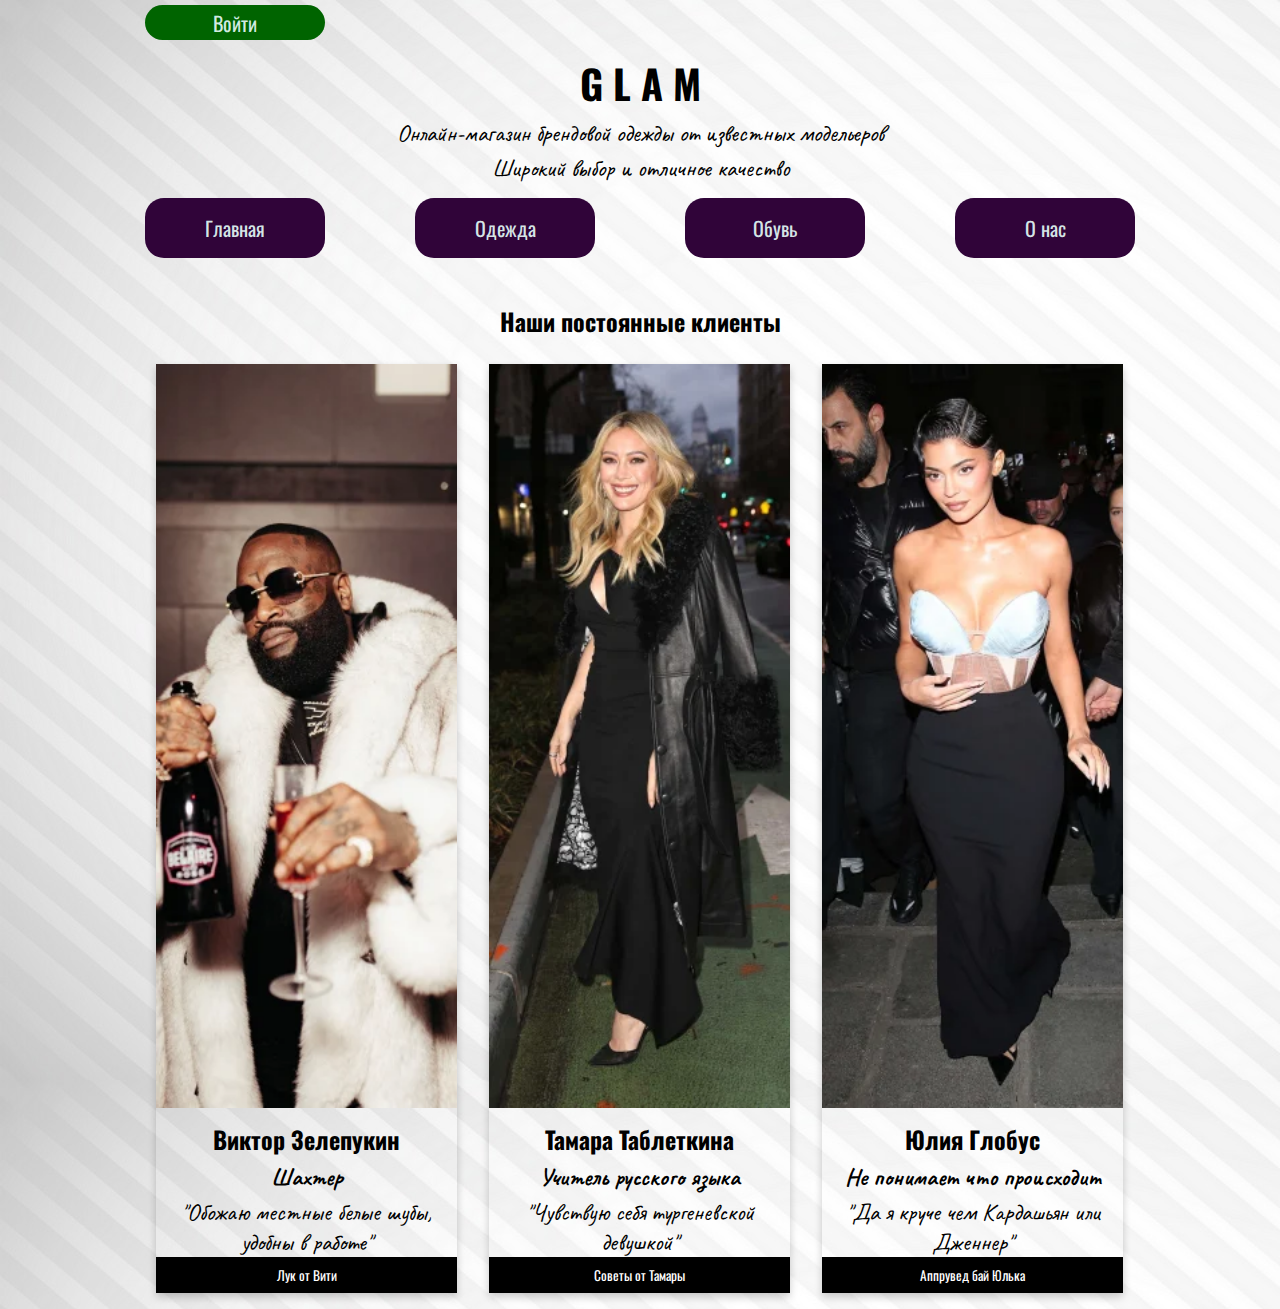
<file: hw1/index.html>
<!DOCTYPE html>
<html lang="en">

<head>
    <meta charset="UTF-8">
    <meta http-equiv="X-UA-Compatible" content="IE=edge">
    <meta name="viewport" content="width=device-width, initial-scale=1.0">
    <title>Document</title>
    <link rel="preconnect" href="https://fonts.googleapis.com">
    <link rel="preconnect" href="https://fonts.gstatic.com" crossorigin>
    <link href="https://fonts.googleapis.com/css2?family=Caveat&family=Oswald&family=Roboto+Condensed&display=swap"
        rel="stylesheet">
    <link rel="stylesheet" href="style.css">
</head>

<body>
    <div class="header">
        <div class="container">
            <button class="button" onclick="document.getElementById('id05').style.display='block'"
                style="background-color: darkgreen; height: 35px; padding: 0%;"><span>Войти</span></button>

            <div id="id05" class="modal">
                <span onclick="document.getElementById('id05').style.display='none'" class="close"
                    title="Закрыть окно">x</span>
                <form class="modal-content">
                    <div class="container">
                        <h1>Регистрация</h1>
                        <p>Заполните форму чтобы зарегистрировать аккаунт</p>
                        <hr>
                        <label for="email"><b>Email</b></label>
                        <input type="text" placeholder="Введите адрес электронной почты" name="email" required>

                        <label for="psw"><b>Пароль</b></label>
                        <input type="password" placeholder="Введите пароль" name="psw" required>

                        <label for="psw-repeat"><b>Повторите пароль</b></label>
                        <input type="password" placeholder="Повторите пароль" name="psw-repeat" required>

                        <label>
                            <input type="checkbox" checked="checked" name="remember"
                                style="margin-bottom:15px; cursor: pointer;"> Запомнить меня
                        </label>

                        <p>Создавая учетную запись Вы соглашаетесь с <a
                                href="http://memesmix.net/media/created/buvg6q.jpg" style="color:darkmagenta">Правилами
                                и Политикой безопасности</a>.</p>

                        <div class="clearfix">
                            <button type="but" onclick="document.getElementById('id05').style.display='none'"
                                class="cancelbtn">Отмена</button>
                            <button type="submit" class="signupbtn"
                                onclick="document.location='https://cs8.pikabu.ru/post_img/2017/09/25/6/og_og_1506326486285717798.jpg'">Зарегистрироваться</button>
                        </div>
                    </div>
                </form>
            </div>

            <script>
                var modal = document.getElementById('id05');

                window.onclick = function (event) {
                    if (event.target == modal) {
                        modal.style.display = "none";
                    }
                }
            </script>

            <h1 class="title-m">G L A M</h1>
            <p class="desc">Онлайн-магазин брендовой одежды от известных модельеров</p>
            <p class="desc">Широкий выбор и отличное качество</p>
            <div class="nav">
                <button class="button" onclick="document.location='index.html'"><span>Главная </span></button>
                <button class="button" onclick="document.location='cloth.html'"><span>Одежда </span></button>
                <button class="button" onclick="document.location='hw.html'"><span>Обувь </span></button>
                <button class="button" onclick="document.location='about.html'"><span>О нас </span></button>
            </div>
        </div>
    </div>
        <div class="content">
            <div class="container">
                <h2 class="title">Наши постоянные клиенты</h2>
                <div class="item-box">
                    <div class="row">
                        <div class="column">
                            <div class="card">
                                <img src="img/img1.jpg" alt="Витя" style="width:100%">
                                <h2 class="title">Виктор Зелепукин</h2>
                                <h3 class="subtitle">Шахтер</h3>
                                <p class="desc">"Обожаю местные белые шубы, удобны в работе"</p>
                                <p><button class="butt" onclick="document.location='https://youtu.be/p1Tb_8zEBZE'">Лук
                                        от Вити</button></p>
                            </div>
                        </div>
                        <div class="column">
                            <div class="card">
                                <img src="img/img2.jpg" alt="Тома" style="width:100%">
                                <h2 class="title">Тамара Таблеткина</h2>
                                <h3 class="subtitle">Учитель русского языка</h3>
                                <p class="desc">"Чувствую себя тургеневской девушкой"</p>
                                <p><button class="butt"
                                        onclick="document.location='https://youtu.be/mSnWaYV6gd0'">Советы от
                                        Тамары</button></p>
                            </div>
                        </div>
                        <div class="column">
                            <div class="card">
                                <img src="img/img3.jpg" alt="Юлька Шарик" style="width:100%">
                                <h2 class="title">Юлия Глобус</h2>
                                <h3 class="subtitle">Не понимает что происходит</h3>
                                <p class="desc">"Да я круче чем Кардашьян или Дженнер"</p>
                                <p><button class="butt"
                                        onclick="document.location='https://youtu.be/banNYKCn-88'">Аппрувед бай
                                        Юлька</button></p>
                            </div>
                        </div>
                    </div>
                </div>
            </div>
        </div>
        <div class="footer">
            <div class="container">

            </div>
        </div>
</body>

</html>
</file>
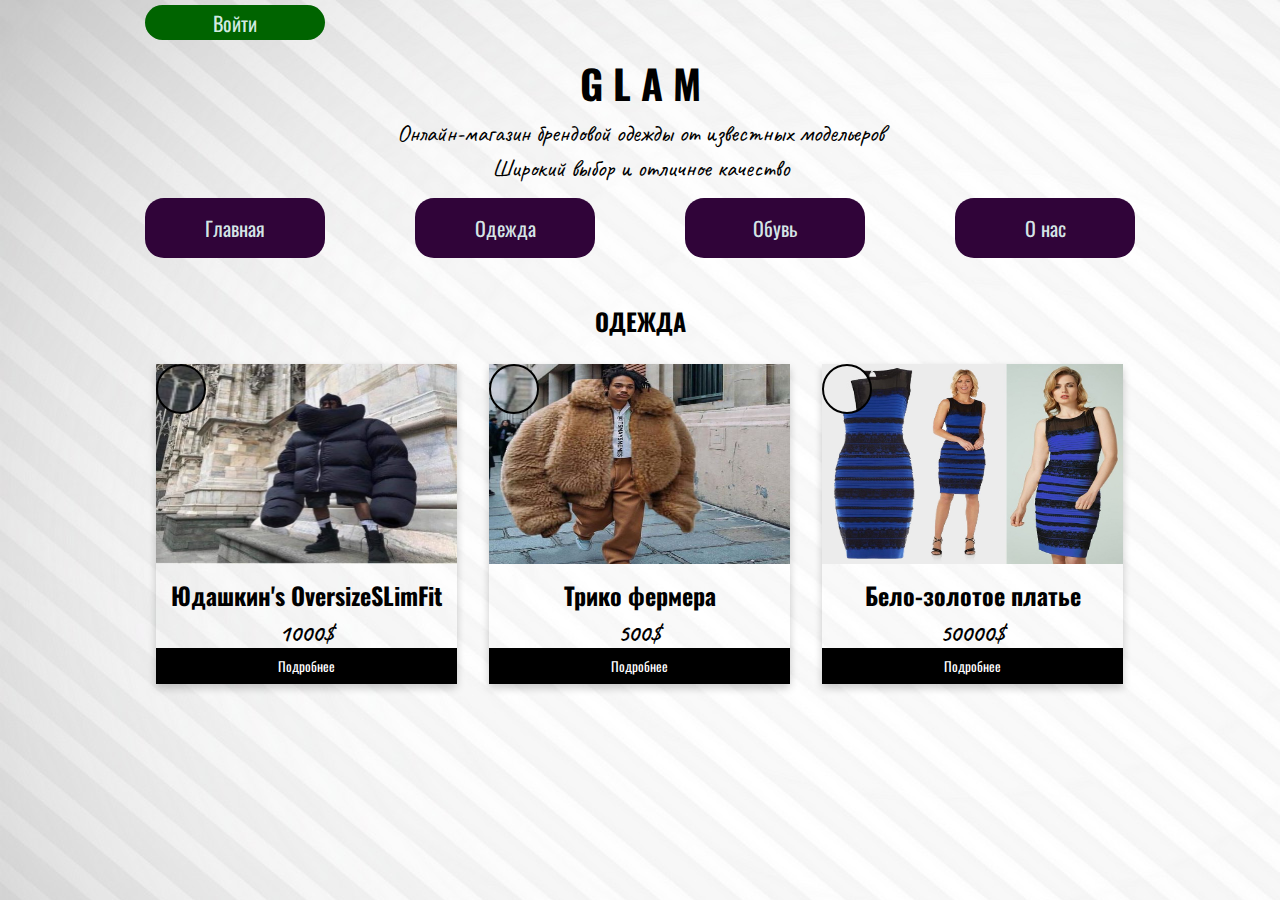
<file: hw1/cloth.html>
<!DOCTYPE html>
<html lang="en">

<head>
  <meta charset="UTF-8">
  <meta http-equiv="X-UA-Compatible" content="IE=edge">
  <meta name="viewport" content="width=device-width, initial-scale=1.0">
  <title>Document</title>
  <link rel="preconnect" href="https://fonts.googleapis.com">
  <link rel="preconnect" href="https://fonts.gstatic.com" crossorigin>
  <link href="https://fonts.googleapis.com/css2?family=Caveat&family=Oswald&family=Roboto+Condensed&display=swap"
    rel="stylesheet">
  <link rel="stylesheet" href="style.css">
  <script>
    function magnify(imgID, zoom) {
      var img, glass, w, h, bw;
      img = document.getElementById(imgID);
      /*create magnifier glass:*/
      glass = document.createElement("DIV");
      glass.setAttribute("class", "img-magnifier-glass");
      /*insert magnifier glass:*/
      img.parentElement.insertBefore(glass, img);
      /*set background properties for the magnifier glass:*/
      glass.style.backgroundImage = "url('" + img.src + "')";
      glass.style.backgroundRepeat = "no-repeat";
      glass.style.backgroundSize = (img.width * zoom) + "px " + (img.height * zoom) + "px";
      bw = 3;
      w = glass.offsetWidth / 2;
      h = glass.offsetHeight / 2;
      /*execute a function when someone moves the magnifier glass over the image:*/
      glass.addEventListener("mousemove", moveMagnifier);
      img.addEventListener("mousemove", moveMagnifier);
      /*and also for touch screens:*/
      glass.addEventListener("touchmove", moveMagnifier);
      img.addEventListener("touchmove", moveMagnifier);
      function moveMagnifier(e) {
        var pos, x, y;
        /*prevent any other actions that may occur when moving over the image*/
        e.preventDefault();
        /*get the cursor's x and y positions:*/
        pos = getCursorPos(e);
        x = pos.x;
        y = pos.y;
        /*prevent the magnifier glass from being positioned outside the image:*/
        if (x > img.width - (w / zoom)) { x = img.width - (w / zoom); }
        if (x < w / zoom) { x = w / zoom; }
        if (y > img.height - (h / zoom)) { y = img.height - (h / zoom); }
        if (y < h / zoom) { y = h / zoom; }
        /*set the position of the magnifier glass:*/
        glass.style.left = (x - w) + "px";
        glass.style.top = (y - h) + "px";
        /*display what the magnifier glass "sees":*/
        glass.style.backgroundPosition = "-" + ((x * zoom) - w + bw) + "px -" + ((y * zoom) - h + bw) + "px";
      }
      function getCursorPos(e) {
        var a, x = 0, y = 0;
        e = e || window.event;
        /*get the x and y positions of the image:*/
        a = img.getBoundingClientRect();
        /*calculate the cursor's x and y coordinates, relative to the image:*/
        x = e.pageX - a.left;
        y = e.pageY - a.top;
        /*consider any page scrolling:*/
        x = x - window.pageXOffset;
        y = y - window.pageYOffset;
        return { x: x, y: y };
      }
    }
  </script>
</head>

<body>
  <div class="header">
    <div class="container">
        <button class="button" onclick="document.getElementById('id05').style.display='block'"
            style="background-color: darkgreen; height: 35px; padding: 0%;"><span>Войти</span></button>

        <div id="id05" class="modal">
            <span onclick="document.getElementById('id05').style.display='none'" class="close"
                title="Закрыть окно">x</span>
            <form class="modal-content">
                <div class="container">
                    <h1>Регистрация</h1>
                    <p>Заполните форму чтобы зарегистрировать аккаунт</p>
                    <hr>
                    <label for="email"><b>Email</b></label>
                    <input type="text" placeholder="Введите адрес электронной почты" name="email" required>

                    <label for="psw"><b>Пароль</b></label>
                    <input type="password" placeholder="Введите пароль" name="psw" required>

                    <label for="psw-repeat"><b>Повторите пароль</b></label>
                    <input type="password" placeholder="Повторите пароль" name="psw-repeat" required>

                    <label>
                        <input type="checkbox" checked="checked" name="remember"
                            style="margin-bottom:15px; cursor: pointer;"> Запомнить меня
                    </label>

                    <p>Создавая учетную запись Вы соглашаетесь с <a
                            href="http://memesmix.net/media/created/buvg6q.jpg" style="color:darkmagenta">Правилами
                            и Политикой безопасности</a>.</p>

                    <div class="clearfix">
                        <button type="but" onclick="document.getElementById('id05').style.display='none'"
                            class="cancelbtn">Отмена</button>
                        <button type="submit" class="signupbtn"
                            onclick="document.location='https://cs8.pikabu.ru/post_img/2017/09/25/6/og_og_1506326486285717798.jpg'">Зарегистрироваться</button>
                    </div>
                </div>
            </form>
        </div>

        <script>
            var modal = document.getElementById('id05');

            window.onclick = function (event) {
                if (event.target == modal) {
                    modal.style.display = "none";
                }
            }
        </script>

        <h1 class="title-m">G L A M</h1>
        <p class="desc">Онлайн-магазин брендовой одежды от известных модельеров</p>
        <p class="desc">Широкий выбор и отличное качество</p>
        <div class="nav">
            <button class="button" onclick="document.location='index.html'"><span>Главная </span></button>
            <button class="button" onclick="document.location='cloth.html'"><span>Одежда </span></button>
            <button class="button" onclick="document.location='hw.html'"><span>Обувь </span></button>
            <button class="button" onclick="document.location='about.html'"><span>О нас </span></button>
        </div>
    </div>
</div>
  <div class="content">
    <div class="container">
      <h2 class="title">ОДЕЖДА</h2>
      <div class="item-box">
        <div class="row">
          <div class="column">
            <div class="card">
              <div class="img-magnifier-container">
                <img id="cloth1" src="img/cloth1.jpg" width="100%" height="200px">
              </div>
              <script>
                magnify("cloth1", 2);
              </script>
              <h2 class="title">Юдашкин's OversizeSLimFit</h2>
              <h3 class="subtitle">1000$</h3>
              <p><button class="butt" onclick="document.location='img/cloth1.jpg'">Подробнее</button></p>
            </div>
          </div>
          <div class="column">
            <div class="card">
              <div class="img-magnifier-container">
                <img id="cloth2" src="img/cloth2.jpg" width="100%" height="200px">
              </div>
              <script>
                magnify("cloth2", 2);
              </script>
              <h2 class="title">Трико фермера</h2>
              <h3 class="subtitle">500$</h3>
              <p><button class="butt" onclick="document.location='img/cloth2.jpg'">Подробнее</button></p>
            </div>
          </div>
          <div class="column">
            <div class="card">
              <div class="img-magnifier-container">
                <img id="cloth3" src="img/cloth3.jpg" width="100%" height="200px">
              </div>
              <script>
                magnify("cloth3", 2);
              </script>
              <h2 class="title">Бело-золотое платье</h2>
              <h3 class="subtitle">50000$</h3>
              <p><button class="butt" onclick="document.location='img/cloth3_1.jpg'">Подробнее</button></p>
            </div>
          </div>
        </div>
      </div>
    </div>
    <div class="footer">
      <div class="container">

      </div>
    </div>
</body>

</html>
</file>
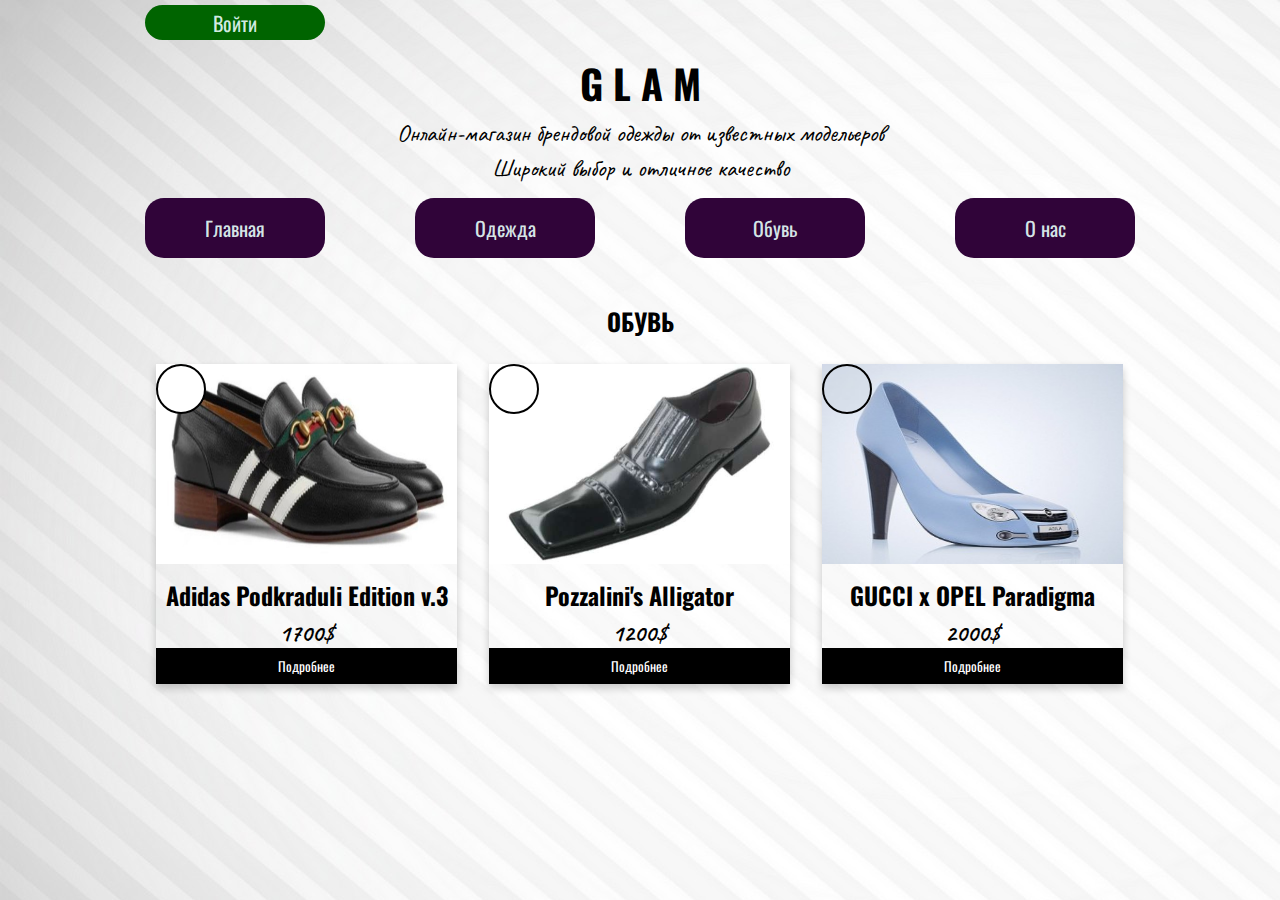
<file: hw1/hw.html>
<!DOCTYPE html>
<html lang="en">

<head>
  <meta charset="UTF-8">
  <meta http-equiv="X-UA-Compatible" content="IE=edge">
  <meta name="viewport" content="width=device-width, initial-scale=1.0">
  <title>Document</title>
  <link rel="preconnect" href="https://fonts.googleapis.com">
  <link rel="preconnect" href="https://fonts.gstatic.com" crossorigin>
  <link href="https://fonts.googleapis.com/css2?family=Caveat&family=Oswald&family=Roboto+Condensed&display=swap"
    rel="stylesheet">
  <link rel="stylesheet" href="style.css">
  <script>
    function magnify(imgID, zoom) {
      var img, glass, w, h, bw;
      img = document.getElementById(imgID);
      /*create magnifier glass:*/
      glass = document.createElement("DIV");
      glass.setAttribute("class", "img-magnifier-glass");
      /*insert magnifier glass:*/
      img.parentElement.insertBefore(glass, img);
      /*set background properties for the magnifier glass:*/
      glass.style.backgroundImage = "url('" + img.src + "')";
      glass.style.backgroundRepeat = "no-repeat";
      glass.style.backgroundSize = (img.width * zoom) + "px " + (img.height * zoom) + "px";
      bw = 3;
      w = glass.offsetWidth / 2;
      h = glass.offsetHeight / 2;
      /*execute a function when someone moves the magnifier glass over the image:*/
      glass.addEventListener("mousemove", moveMagnifier);
      img.addEventListener("mousemove", moveMagnifier);
      /*and also for touch screens:*/
      glass.addEventListener("touchmove", moveMagnifier);
      img.addEventListener("touchmove", moveMagnifier);
      function moveMagnifier(e) {
        var pos, x, y;
        /*prevent any other actions that may occur when moving over the image*/
        e.preventDefault();
        /*get the cursor's x and y positions:*/
        pos = getCursorPos(e);
        x = pos.x;
        y = pos.y;
        /*prevent the magnifier glass from being positioned outside the image:*/
        if (x > img.width - (w / zoom)) { x = img.width - (w / zoom); }
        if (x < w / zoom) { x = w / zoom; }
        if (y > img.height - (h / zoom)) { y = img.height - (h / zoom); }
        if (y < h / zoom) { y = h / zoom; }
        /*set the position of the magnifier glass:*/
        glass.style.left = (x - w) + "px";
        glass.style.top = (y - h) + "px";
        /*display what the magnifier glass "sees":*/
        glass.style.backgroundPosition = "-" + ((x * zoom) - w + bw) + "px -" + ((y * zoom) - h + bw) + "px";
      }
      function getCursorPos(e) {
        var a, x = 0, y = 0;
        e = e || window.event;
        /*get the x and y positions of the image:*/
        a = img.getBoundingClientRect();
        /*calculate the cursor's x and y coordinates, relative to the image:*/
        x = e.pageX - a.left;
        y = e.pageY - a.top;
        /*consider any page scrolling:*/
        x = x - window.pageXOffset;
        y = y - window.pageYOffset;
        return { x: x, y: y };
      }
    }
  </script>
</head>

<body>
  <div class="header">
    <div class="container">
        <button class="button" onclick="document.getElementById('id05').style.display='block'"
            style="background-color: darkgreen; height: 35px; padding: 0%;"><span>Войти</span></button>

        <div id="id05" class="modal">
            <span onclick="document.getElementById('id05').style.display='none'" class="close"
                title="Закрыть окно">x</span>
            <form class="modal-content">
                <div class="container">
                    <h1>Регистрация</h1>
                    <p>Заполните форму чтобы зарегистрировать аккаунт</p>
                    <hr>
                    <label for="email"><b>Email</b></label>
                    <input type="text" placeholder="Введите адрес электронной почты" name="email" required>

                    <label for="psw"><b>Пароль</b></label>
                    <input type="password" placeholder="Введите пароль" name="psw" required>

                    <label for="psw-repeat"><b>Повторите пароль</b></label>
                    <input type="password" placeholder="Повторите пароль" name="psw-repeat" required>

                    <label>
                        <input type="checkbox" checked="checked" name="remember"
                            style="margin-bottom:15px; cursor: pointer;"> Запомнить меня
                    </label>

                    <p>Создавая учетную запись Вы соглашаетесь с <a
                            href="http://memesmix.net/media/created/buvg6q.jpg" style="color:darkmagenta">Правилами
                            и Политикой безопасности</a>.</p>

                    <div class="clearfix">
                        <button type="but" onclick="document.getElementById('id05').style.display='none'"
                            class="cancelbtn">Отмена</button>
                        <button type="submit" class="signupbtn"
                            onclick="document.location='https://cs8.pikabu.ru/post_img/2017/09/25/6/og_og_1506326486285717798.jpg'">Зарегистрироваться</button>
                    </div>
                </div>
            </form>
        </div>

        <script>
            var modal = document.getElementById('id05');

            window.onclick = function (event) {
                if (event.target == modal) {
                    modal.style.display = "none";
                }
            }
        </script>

        <h1 class="title-m">G L A M</h1>
        <p class="desc">Онлайн-магазин брендовой одежды от известных модельеров</p>
        <p class="desc">Широкий выбор и отличное качество</p>
        <div class="nav">
            <button class="button" onclick="document.location='index.html'"><span>Главная </span></button>
            <button class="button" onclick="document.location='cloth.html'"><span>Одежда </span></button>
            <button class="button" onclick="document.location='hw.html'"><span>Обувь </span></button>
            <button class="button" onclick="document.location='about.html'"><span>О нас </span></button>
        </div>
    </div>
</div>
  <div class="content">
    <div class="container">
      <h2 class="title">ОБУВЬ</h2>
      <div class="item-box">
        <div class="row">
          <div class="column">
            <div class="card">
              <div class="img-magnifier-container">
                <img id="shoe1" src="img/shoe1.jpg" width="100%" height="200px">
              </div>
              <script>
                magnify("shoe1", 2);
              </script>
              <h2 class="title">Adidas Podkraduli Edition v.3</h2>
              <h3 class="subtitle">1700$</h3>
              <p><button class="butt" onclick="document.location='img/shoe1.jpg'">Подробнее</button></p>
            </div>
          </div>
          <div class="column">
            <div class="card">
              <div class="img-magnifier-container">
                <img id="shoe2" src="img/shoe2.jpg" width="100%" height="200px">
              </div>
              <script>
                magnify("shoe2", 2);
              </script>
              <h2 class="title">Pozzalini's Alligator</h2>
              <h3 class="subtitle">1200$</h3>
              <p><button class="butt" onclick="document.location='img/shoe2.jpg'">Подробнее</button></p>
            </div>
          </div>
          <div class="column">
            <div class="card">
              <div class="img-magnifier-container">
                <img id="shoe3" src="img/shoe3.jpg" width="100%" height="200px">
              </div>
              <script>
                magnify("shoe3", 2);
              </script>
              <h2 class="title">GUCCI x OPEL Paradigma</h2>
              <h3 class="subtitle">2000$</h3>
              <p><button class="butt" onclick="document.location='img/shoe3.jpg'">Подробнее</button></p>
            </div>
          </div>
        </div>
      </div>
    </div>
    <div class="footer">
      <div class="container">

      </div>
    </div>
</body>

</html>
</file>
<file: hw1/style.css>
* {
    margin: 0;
    padding: 0;
}

body {
    background-color: #dff3f1f3;
    font-family: 'Roboto Condensed', sans-serif;
    background: url(img/back.png);
}

.container {
    width: 1000px;
    margin: 0 auto;
}

.title-m {
    font-size: 40px;
    font-weight: bolder;
    margin-top: 8px;
    text-align: center;
    font-family: 'Oswald', sans-serif;
}

.title {
    font-size: 24px;
    font-weight: bolder;
    margin-top: 8px;
    text-align: center;
    font-family: 'Oswald', sans-serif;
}

.desc,
.subtitle {
    margin-top: 5px;
    text-align: center;
    font-family: 'Caveat', cursive;
    font-size: 24px;
}

.nav {
    margin-top: 10px;
    display: flex;
    justify-content: space-between;
}

.button {
    border-radius: 19px;
    background-color: #300439;
    border: none;
    color: #dff3f1f3;
    text-align: center;
    font-size: 20px;
    padding: 15px;
    width: 180px;
    transition: all 0.5s;
    cursor: pointer;
    margin: 5px;
}

.button span {
    cursor: pointer;
    display: inline-block;
    position: relative;
    transition: 0.5s;
}

.button span:after {
    content: '\00bb';
    position: absolute;
    opacity: 0;
    top: 0;
    right: -20px;
    transition: 0.5s;
}

.button:hover span {
    padding-right: 25px;
}

.button:hover span:after {
    opacity: 1;
    right: 0;
}

.item {
    width: 263px;
    border: 1px solid black;
    border-radius: 10px;
    margin-bottom: 50px;
}

.item-pic {
    width: 100%;
    border-radius: 10px;
}

.content {
    margin-top: 40px;
}

.item-box {
    margin-top: 20px;
    display: flex;
    flex-wrap: wrap;
    justify-content: space-between;
}

.item-link {
    padding: 5px;
    background-color: darkviolet;
    display: block;
    border-radius: 10px;
    text-decoration: none;
    color: #fff
}

.column {
    float: left;
    width: 333px;
    margin-top: 5px;
    margin-bottom: 16px;
    padding: 0 16px;
}

.card {
    box-shadow: 0 4px 8px 0 rgba(0, 0, 0, 0.2);
}

.butt {
    border: none;
    outline: 0;
    display: inline-block;
    padding: 8px;
    color: white;
    background-color: #000;
    text-align: center;
    cursor: pointer;
    width: 100%;
}

.butt:hover {
    background-color: #555;
}

@media screen and (max-width: 650px) {
    .column {
        width: 100%;
        display: flex;
        justify-content: space-between;
    }
}

* {
    box-sizing: border-box;
}

.img-magnifier-container {
    position: relative;
}

.img-magnifier-glass {
    position: absolute;
    border: 2px solid #000;
    border-radius: 50%;
    cursor: none;
    width: 50px;
    height: 50px;
}

* {
    font-family: 'Oswald', sans-serif;
}

input[type=text],
input[type=password] {
    width: 100%;
    padding: 15px;
    margin: 5px 0 22px 0;
    display: inline-block;
    border: none;
    background: #f1f1f1;
}


input[type=text]:focus,
input[type=password]:focus {
    background-color: #ddd;
    outline: none;
}


.cancelbtn {
    cursor: pointer;
    background-color: #60130e;
}

.signupbtn {
    background-color: darkmagenta;
    cursor: pointer;
}


.cancelbtn,
.signupbtn {
    float: left;
    width: 50%;
    height: 50px;
    border-radius: 24px;
    color: white;
    text-align: center;
    font-size: 25px;

}

.cancelbtn:hover {
    background-color: red;
    cursor: pointer;
}

.signupbtn:hover {
    background-color: darkviolet;
    cursor: pointer;
}


.con {
    padding: 16px;
}


.modal {
    display: none;
    position: fixed;
    z-index: 1;
    left: 0;
    top: 0;
    width: 100%;
    height: 100%;
    overflow: auto;
    background-color: #474e5d;
    padding-top: 50px;
}


.modal-content {
    background-color: silver;
    margin: 5% auto 15% auto;
    border: 1px solid #888;
    width: 80%;
}


hr {
    border: 1px solid #f1f1f1;
    margin-bottom: 25px;
}


.close {
    position: absolute;
    right: 35px;
    top: 15px;
    font-size: 40px;
    font-weight: bold;
    color: #f1f1f1;
}

.close:hover,
.close:focus {
    color: darkmagenta;
    cursor: pointer;
}


.clearfix::after {
    content: "";
    clear: both;
    display: table;
}
</file>
